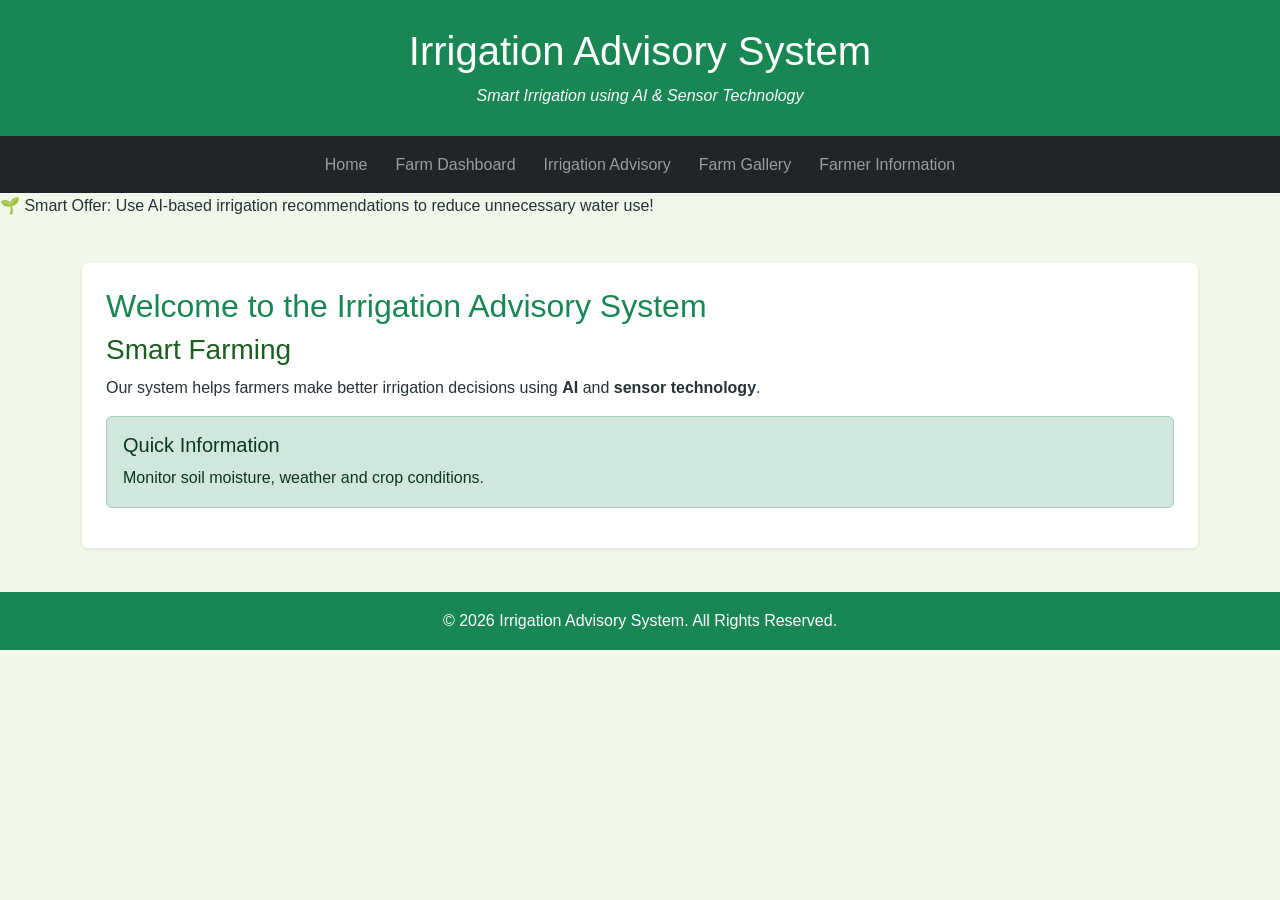
<file: index.html>
<!DOCTYPE html>
<html lang="en">
<head>
    <meta charset="UTF-8">
    <meta name="viewport" content="width=device-width, initial-scale=1.0">
    <title>Irrigation Advisory System</title>

    <!-- TASK 1: BOOTSTRAP FOR CSS -->
    <link href="https://cdn.jsdelivr.net/npm/bootstrap@5.3.3/dist/css/bootstrap.min.css" rel="stylesheet">

    <!-- Task 3: External CSS -->
    <link rel="stylesheet" href="style.css">

    <!-- Task 2: Internal CSS -->
    <style>
        nav ul {
            list-style-type: none;
            padding: 0;
            margin: 0;
            text-align: center;
        }

        nav li {
            display: inline-block;
            margin: 0 6px;
        }

        nav a {
            display: inline-block;
            padding: 10px 16px;
            color: white;
            text-decoration: none;
            background-color: #2e7d32;
            border-radius: 6px;
        }

        nav a:hover {
            background-color: #66bb6a;
            color: #102a13;
            text-decoration: underline;
        }
    </style>
</head>

<body>
    <!-- Task 1: Bootstrap classes -->
    <header class="bg-success text-white text-center p-4 border border-success border-3">
        <div class="container">
            <h1 class="text-white">Irrigation Advisory System</h1>
            <p class="text-light mb-0">
                <i>Smart Irrigation using AI &amp; Sensor Technology</i>
            </p>
        </div>
    </header>

    <!-- Bootstrap Navbar -->
    <nav class="navbar navbar-expand-lg navbar-dark bg-dark">
        <div class="container-fluid justify-content-center">
            <ul class="navbar-nav">
                <li class="nav-item"><a class="nav-link" href="index.html">Home</a></li>
                <li class="nav-item"><a class="nav-link" href="farm-info.html">Farm Dashboard</a></li>
                <li class="nav-item"><a class="nav-link" href="exp8/index.html#/fields">Irrigation Advisory</a></li>
                <li class="nav-item"><a class="nav-link" href="gallery.html">Farm Gallery</a></li>
                <li class="nav-item"><a class="nav-link" href="registration.html">Farmer Information</a></li>
            </ul>
        </div>
    </nav>

    <!-- Task 10: CSS Effects -->
    <div class="offer-box">
        🌱 Smart Offer: Use AI-based irrigation recommendations to reduce unnecessary water use!
    </div>

    <main class="container my-4">
        <div class="row g-4">
            <div class="col-12">
                <section class="bg-white p-4 rounded shadow-sm">
                    <h2 class="text-success">Welcome to the Irrigation Advisory System</h2>

                    <article>
                        <h3>Smart Farming</h3>
                        <p>
                            Our system helps farmers make better irrigation decisions using
                            <b>AI</b> and <b>sensor technology</b>.
                        </p>
                    </article>

                    <aside class="alert alert-success">
                        <h3 class="h5">Quick Information</h3>
                        <p class="mb-0">
                            Monitor soil moisture, weather and crop conditions.
                        </p>
                    </aside>
                </section>
            </div>
        </div>
    </main>

    <footer class="bg-success text-white text-center p-3 mt-4">
        <p class="mb-0">&copy; 2026 Irrigation Advisory System. All Rights Reserved.</p>
    </footer>

    <!-- Bootstrap JS Bundle -->
    <script src="https://cdn.jsdelivr.net/npm/bootstrap@5.3.3/dist/js/bootstrap.bundle.min.js"></script>
</body>
</html>
</file>
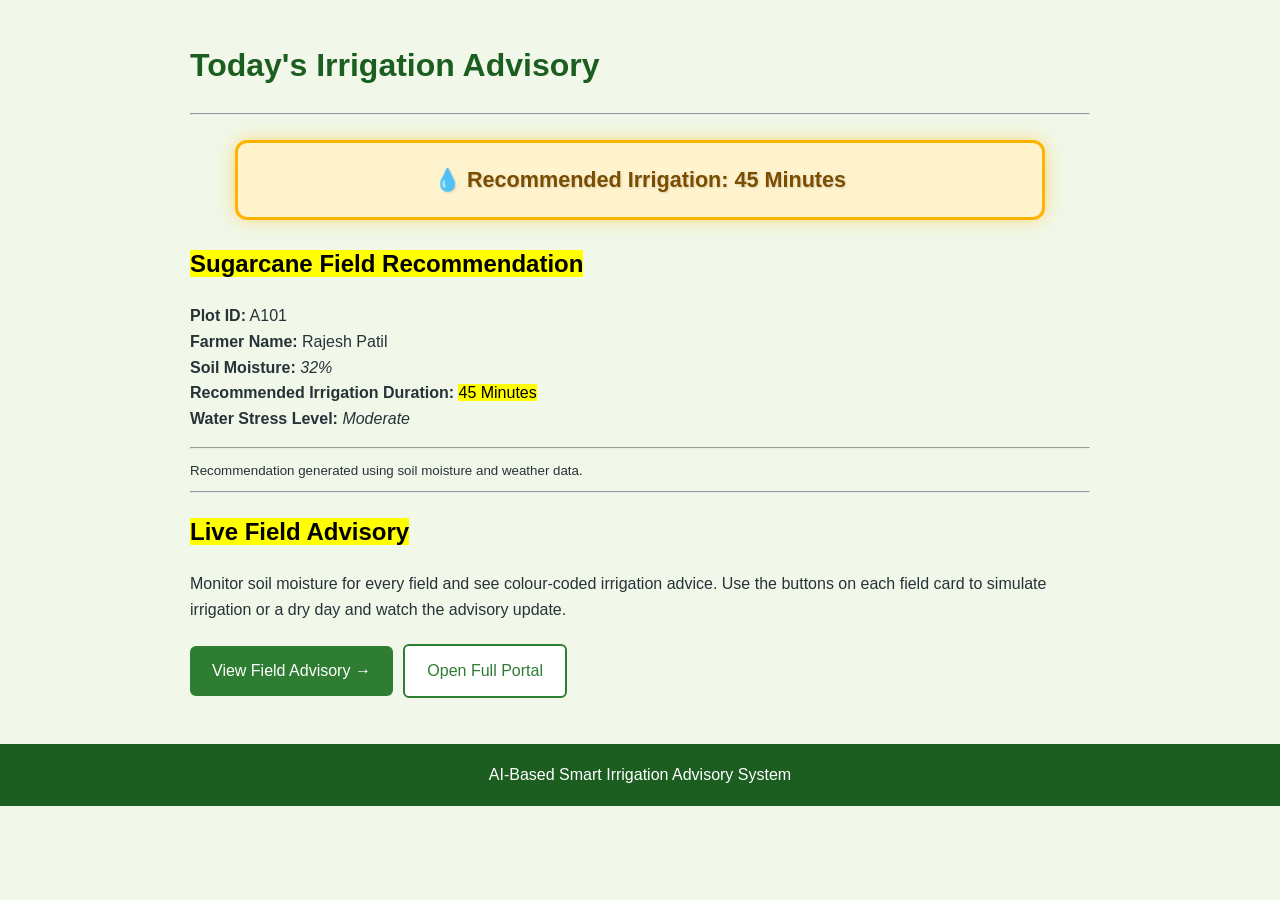
<file: advisory.html>
<!DOCTYPE html>
<html lang="en">
<head>
    <meta charset="UTF-8">
    <meta name="viewport" content="width=device-width, initial-scale=1.0">
    <title>Irrigation Advisory</title>
    <link rel="stylesheet" href="style.css">
    <link rel="stylesheet" href="effects.css">
    <style>
        .portal-btn {
            display: inline-block;
            padding: 12px 22px;
            margin: 6px 6px 6px 0;
            background: #2e7d32;
            color: #fff;
            text-decoration: none;
            border-radius: 6px;
        }
        .portal-btn:hover {
            background: #66bb6a;
            color: #102a13;
        }
        .portal-btn.secondary {
            background: #fff;
            color: #2e7d32;
            border: 2px solid #2e7d32;
        }
    </style>
</head>
<body>
    <main class="page-content" style="width:min(900px,92%); margin:40px auto;">
        <h1>Today's Irrigation Advisory</h1>
        <hr>

        <div class="offer-box">
            💧 Recommended Irrigation: 45 Minutes
        </div>

        <h2><mark>Sugarcane Field Recommendation</mark></h2>
        <p>
            <strong>Plot ID:</strong> A101<br>
            <strong>Farmer Name:</strong> Rajesh Patil<br>
            <strong>Soil Moisture:</strong> <em>32%</em><br>
            <strong>Recommended Irrigation Duration:</strong>
            <mark>45 Minutes</mark><br>
            <strong>Water Stress Level:</strong> <em>Moderate</em>
        </p>
        <hr>
        <small>Recommendation generated using soil moisture and weather data.</small>

        <!-- Experiment 8: React Field Monitoring Portal -->
        <hr>
        <h2><mark>Live Field Advisory</mark></h2>
        <p>
            Monitor soil moisture for every field and see colour-coded irrigation
            advice. Use the buttons on each field card to simulate irrigation or a
            dry day and watch the advisory update.
        </p>
        <p>
            <a href="exp8/index.html#/fields" class="portal-btn">View Field Advisory →</a>
            <a href="exp8/index.html" class="portal-btn secondary">Open Full Portal</a>
        </p>
    </main>
    <footer>AI-Based Smart Irrigation Advisory System</footer>
</body>
</html>
</file>
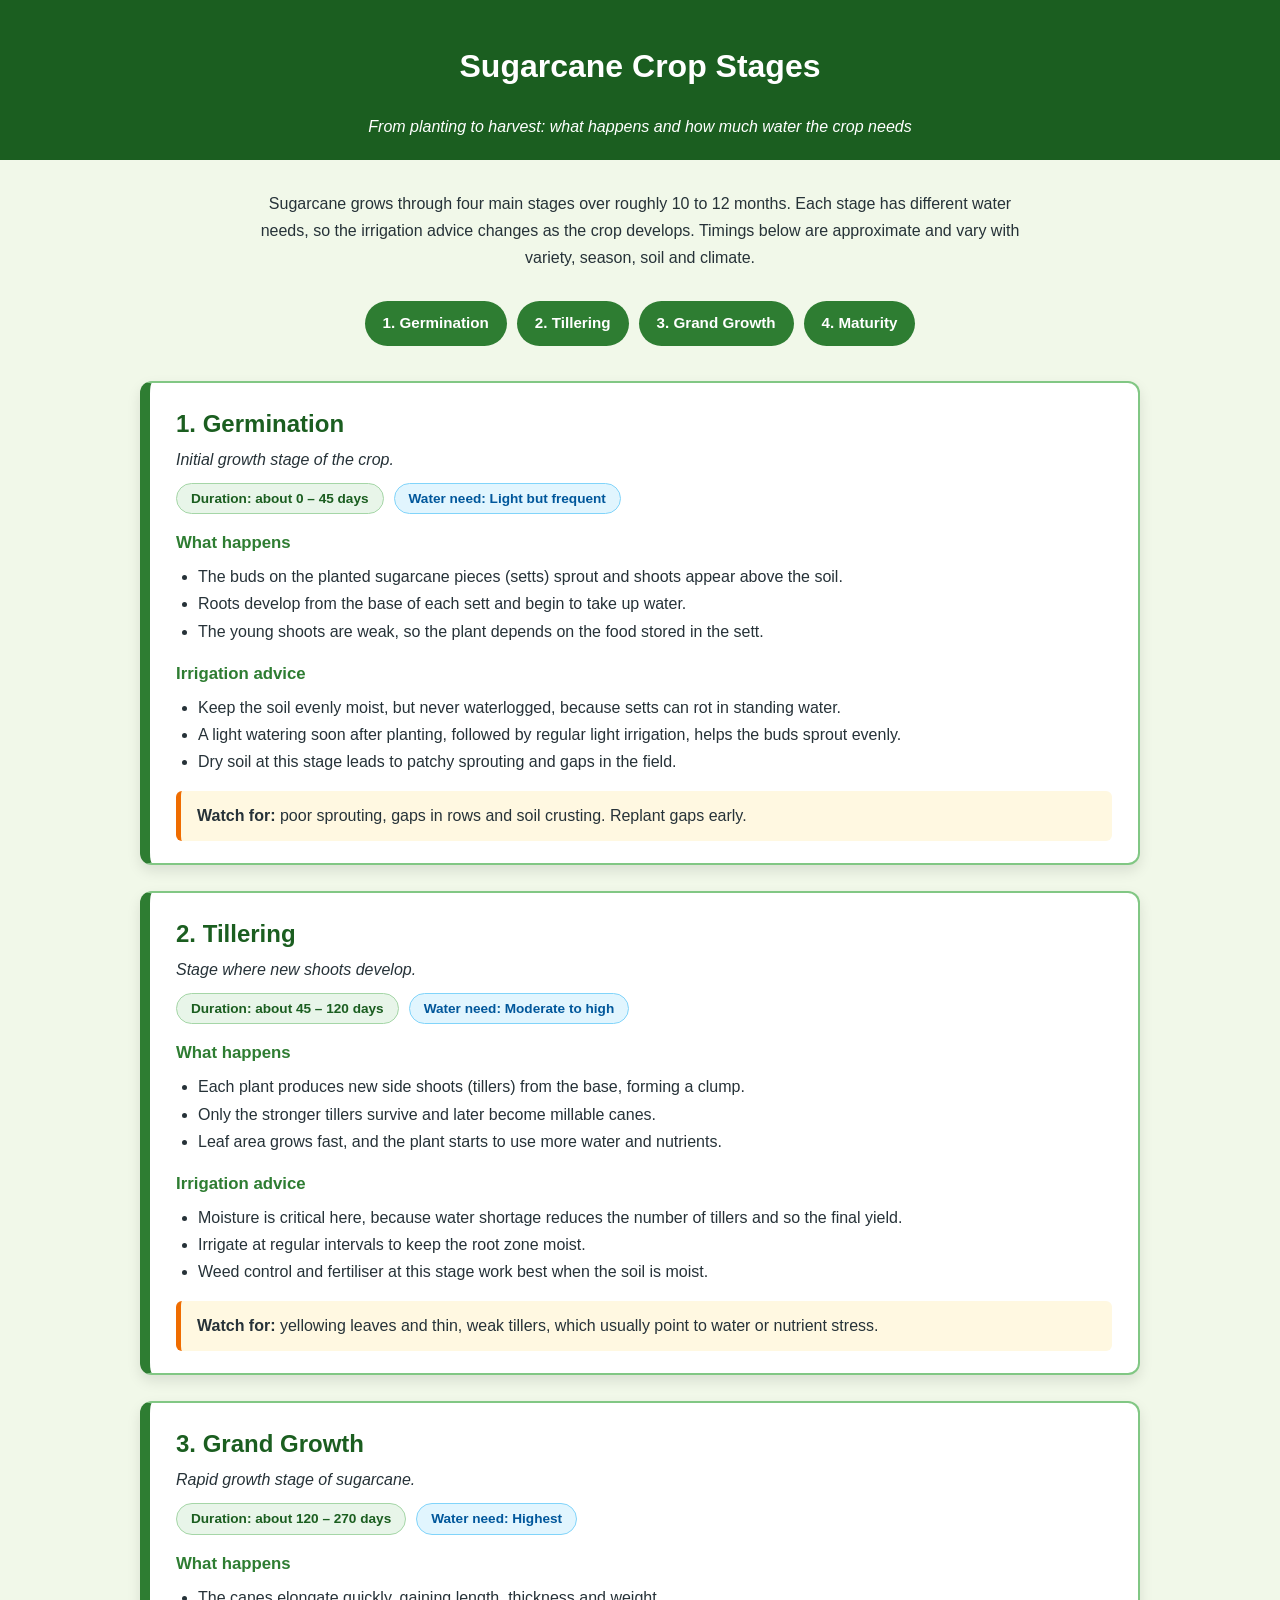
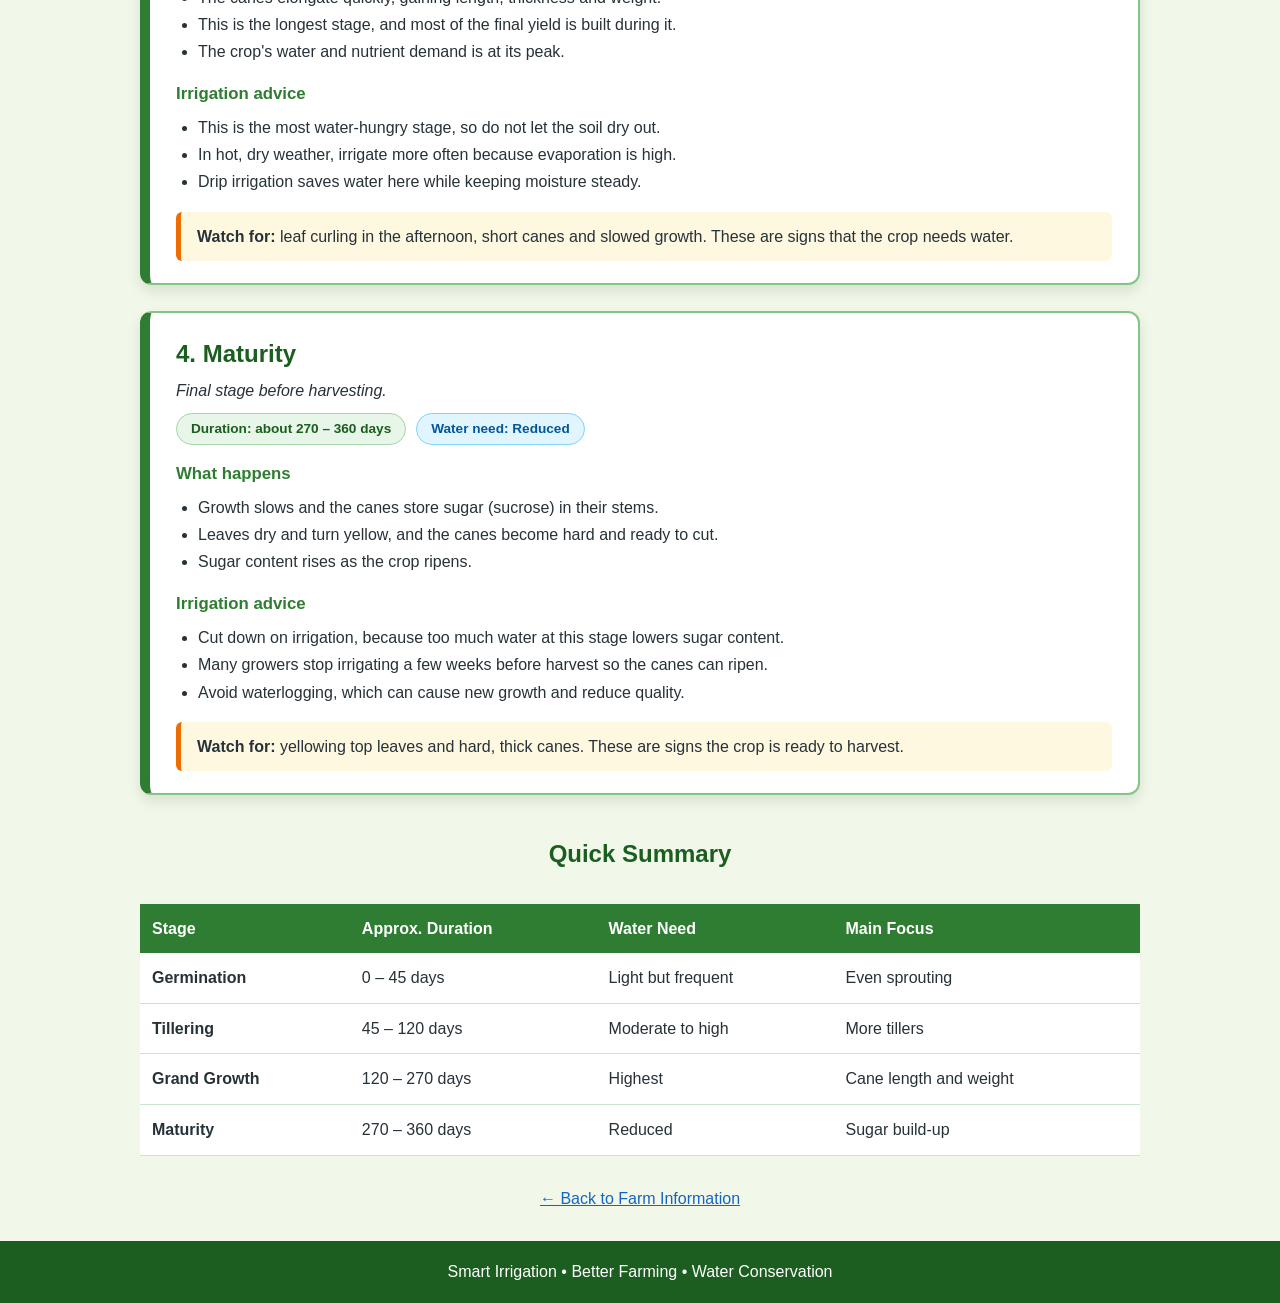
<file: crop_stages.html>
<!DOCTYPE html>
<html lang="en">
<head>
    <meta charset="UTF-8">
    <meta name="viewport" content="width=device-width, initial-scale=1.0">
    <title>Sugarcane Crop Stages</title>
    <link rel="stylesheet" href="style.css">

    <style>
        .stages-wrap {
            width: min(1000px, 94%);
            margin: 30px auto;
        }
        .intro {
            text-align: center;
            max-width: 760px;
            margin: 0 auto 30px;
            line-height: 1.7;
        }

        /* Timeline summary */
        .timeline {
            display: flex;
            flex-wrap: wrap;
            gap: 10px;
            justify-content: center;
            margin-bottom: 35px;
        }
        .timeline a {
            background: #2e7d32;
            color: #fff;
            text-decoration: none;
            padding: 10px 18px;
            border-radius: 25px;
            font-weight: 600;
            font-size: 0.95rem;
        }
        .timeline a:hover {
            background: #66bb6a;
            color: #102a13;
        }

        /* Stage cards */
        .stage-card {
            background: #fff;
            border: 2px solid #81c784;
            border-left: 10px solid #2e7d32;
            border-radius: 12px;
            padding: 22px 26px;
            margin-bottom: 26px;
            box-shadow: 0 6px 14px rgba(0, 0, 0, 0.10);
        }
        .stage-card h2 {
            margin: 0 0 4px;
            color: #1b5e20;
        }
        .stage-meta {
            display: flex;
            flex-wrap: wrap;
            gap: 10px;
            margin: 10px 0 14px;
        }
        .badge {
            background: #e8f5e9;
            color: #1b5e20;
            border: 1px solid #a5d6a7;
            border-radius: 20px;
            padding: 4px 14px;
            font-size: 0.85rem;
            font-weight: 600;
        }
        .badge.water {
            background: #e1f5fe;
            color: #01579b;
            border-color: #81d4fa;
        }
        .stage-card h3 {
            margin: 16px 0 6px;
            font-size: 1.05rem;
            color: #2e7d32;
        }
        .stage-card ul {
            margin: 0;
            padding-left: 22px;
            line-height: 1.7;
        }
        .tip {
            margin-top: 16px;
            padding: 12px 16px;
            background: #fff8e1;
            border-left: 5px solid #ef6c00;
            border-radius: 6px;
        }

        /* Summary table */
        .summary-table {
            width: 100%;
            border-collapse: collapse;
            background: #fff;
            margin-top: 10px;
            box-shadow: 0 4px 10px rgba(0, 0, 0, 0.08);
        }
        .summary-table th {
            background: #2e7d32;
            color: #fff;
            padding: 12px;
            text-align: left;
        }
        .summary-table td {
            padding: 12px;
            border-bottom: 1px solid #c8e6c9;
        }
        .table-scroll { overflow-x: auto; }
        .back-link { text-align: center; margin: 30px 0 10px; }
    </style>
</head>
<body>
    <header style="background-color:#1b5e20; color:white; padding:20px; text-align:center;">
        <h1 style="color:white;">Sugarcane Crop Stages</h1>
        <p style="margin:6px 0 0;"><i>From planting to harvest: what happens and how much water the crop needs</i></p>
    </header>

    <main class="stages-wrap">
        <p class="intro">
            Sugarcane grows through four main stages over roughly 10 to 12 months.
            Each stage has different water needs, so the irrigation advice changes as the
            crop develops. Timings below are approximate and vary with variety, season,
            soil and climate.
        </p>

        <nav class="timeline">
            <a href="#germination">1. Germination</a>
            <a href="#tillering">2. Tillering</a>
            <a href="#grand-growth">3. Grand Growth</a>
            <a href="#maturity">4. Maturity</a>
        </nav>

        <!-- STAGE 1 -->
        <section class="stage-card" id="germination">
            <h2>1. Germination</h2>
            <i>Initial growth stage of the crop.</i>
            <div class="stage-meta">
                <span class="badge">Duration: about 0 – 45 days</span>
                <span class="badge water">Water need: Light but frequent</span>
            </div>

            <h3>What happens</h3>
            <ul>
                <li>The buds on the planted sugarcane pieces (setts) sprout and shoots appear above the soil.</li>
                <li>Roots develop from the base of each sett and begin to take up water.</li>
                <li>The young shoots are weak, so the plant depends on the food stored in the sett.</li>
            </ul>

            <h3>Irrigation advice</h3>
            <ul>
                <li>Keep the soil evenly moist, but never waterlogged, because setts can rot in standing water.</li>
                <li>A light watering soon after planting, followed by regular light irrigation, helps the buds sprout evenly.</li>
                <li>Dry soil at this stage leads to patchy sprouting and gaps in the field.</li>
            </ul>

            <div class="tip"><b>Watch for:</b> poor sprouting, gaps in rows and soil crusting. Replant gaps early.</div>
        </section>

        <!-- STAGE 2 -->
        <section class="stage-card" id="tillering">
            <h2>2. Tillering</h2>
            <i>Stage where new shoots develop.</i>
            <div class="stage-meta">
                <span class="badge">Duration: about 45 – 120 days</span>
                <span class="badge water">Water need: Moderate to high</span>
            </div>

            <h3>What happens</h3>
            <ul>
                <li>Each plant produces new side shoots (tillers) from the base, forming a clump.</li>
                <li>Only the stronger tillers survive and later become millable canes.</li>
                <li>Leaf area grows fast, and the plant starts to use more water and nutrients.</li>
            </ul>

            <h3>Irrigation advice</h3>
            <ul>
                <li>Moisture is critical here, because water shortage reduces the number of tillers and so the final yield.</li>
                <li>Irrigate at regular intervals to keep the root zone moist.</li>
                <li>Weed control and fertiliser at this stage work best when the soil is moist.</li>
            </ul>

            <div class="tip"><b>Watch for:</b> yellowing leaves and thin, weak tillers, which usually point to water or nutrient stress.</div>
        </section>

        <!-- STAGE 3 -->
        <section class="stage-card" id="grand-growth">
            <h2>3. Grand Growth</h2>
            <i>Rapid growth stage of sugarcane.</i>
            <div class="stage-meta">
                <span class="badge">Duration: about 120 – 270 days</span>
                <span class="badge water">Water need: Highest</span>
            </div>

            <h3>What happens</h3>
            <ul>
                <li>The canes elongate quickly, gaining length, thickness and weight.</li>
                <li>This is the longest stage, and most of the final yield is built during it.</li>
                <li>The crop's water and nutrient demand is at its peak.</li>
            </ul>

            <h3>Irrigation advice</h3>
            <ul>
                <li>This is the most water-hungry stage, so do not let the soil dry out.</li>
                <li>In hot, dry weather, irrigate more often because evaporation is high.</li>
                <li>Drip irrigation saves water here while keeping moisture steady.</li>
            </ul>

            <div class="tip"><b>Watch for:</b> leaf curling in the afternoon, short canes and slowed growth. These are signs that the crop needs water.</div>
        </section>

        <!-- STAGE 4 -->
        <section class="stage-card" id="maturity">
            <h2>4. Maturity</h2>
            <i>Final stage before harvesting.</i>
            <div class="stage-meta">
                <span class="badge">Duration: about 270 – 360 days</span>
                <span class="badge water">Water need: Reduced</span>
            </div>

            <h3>What happens</h3>
            <ul>
                <li>Growth slows and the canes store sugar (sucrose) in their stems.</li>
                <li>Leaves dry and turn yellow, and the canes become hard and ready to cut.</li>
                <li>Sugar content rises as the crop ripens.</li>
            </ul>

            <h3>Irrigation advice</h3>
            <ul>
                <li>Cut down on irrigation, because too much water at this stage lowers sugar content.</li>
                <li>Many growers stop irrigating a few weeks before harvest so the canes can ripen.</li>
                <li>Avoid waterlogging, which can cause new growth and reduce quality.</li>
            </ul>

            <div class="tip"><b>Watch for:</b> yellowing top leaves and hard, thick canes. These are signs the crop is ready to harvest.</div>
        </section>

        <!-- QUICK SUMMARY -->
        <h2 style="text-align:center; color:#1b5e20; margin-top:40px;">Quick Summary</h2>
        <div class="table-scroll">
            <table class="summary-table">
                <thead>
                    <tr>
                        <th>Stage</th>
                        <th>Approx. Duration</th>
                        <th>Water Need</th>
                        <th>Main Focus</th>
                    </tr>
                </thead>
                <tbody>
                    <tr><td><b>Germination</b></td><td>0 – 45 days</td><td>Light but frequent</td><td>Even sprouting</td></tr>
                    <tr><td><b>Tillering</b></td><td>45 – 120 days</td><td>Moderate to high</td><td>More tillers</td></tr>
                    <tr><td><b>Grand Growth</b></td><td>120 – 270 days</td><td>Highest</td><td>Cane length and weight</td></tr>
                    <tr><td><b>Maturity</b></td><td>270 – 360 days</td><td>Reduced</td><td>Sugar build-up</td></tr>
                </tbody>
            </table>
        </div>

        <p class="back-link"><a href="farm-info.html">← Back to Farm Information</a></p>
    </main>

    <footer>Smart Irrigation • Better Farming • Water Conservation</footer>
</body>
</html>
</file>
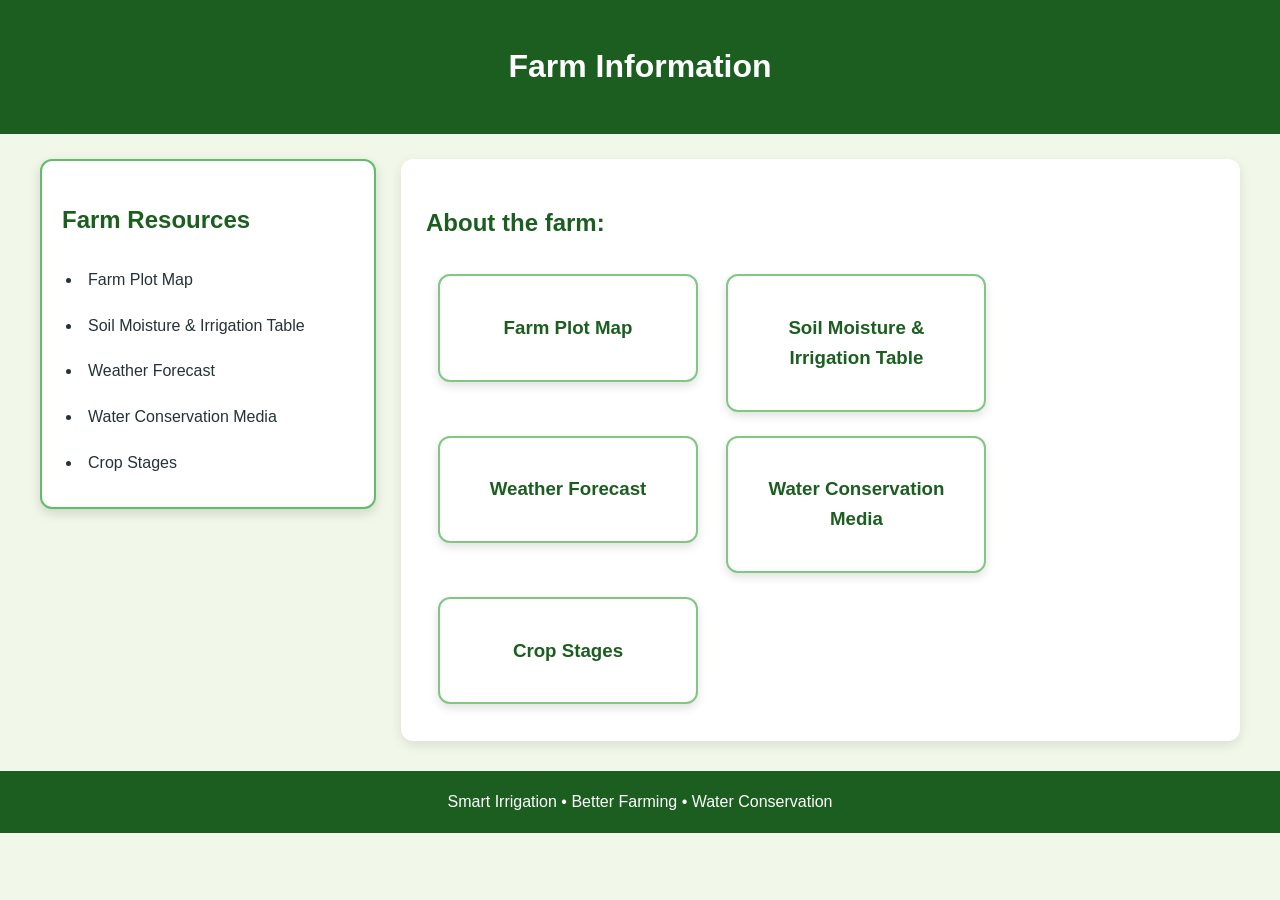
<file: farm-info.html>
<!DOCTYPE html>
<html lang="en">
<head>
    <meta charset="UTF-8">
    <meta name="viewport" content="width=device-width, initial-scale=1.0">
    <title>Farm Information</title>
    <link rel="stylesheet" href="style.css">
    <link rel="stylesheet" href="sidebar.css">
    <link rel="stylesheet" href="cards.css">
    <link rel="stylesheet" href="layout.css">

    <style>
        .info-card {
            position: relative;
            transition: transform 0.2s, box-shadow 0.2s;
        }
        .info-card:hover {
            transform: translateY(-4px);
            box-shadow: 0 8px 18px rgba(0, 0, 0, 0.18);
            cursor: pointer;
        }
        .info-card .card-link {
            color: inherit;
            text-decoration: none;
        }
        /* stretches the link over the whole card */
        .info-card .card-link::after {
            content: "";
            position: absolute;
            inset: 0;
        }
    </style>
</head>
<body>
    <header style="background-color:#1b5e20; color:white; padding:20px; text-align:center;">
        <h1 style="color:white;">Farm Information</h1>
    </header>

    <div class="page-layout">
        <!-- Task 4: Sidebar -->
        <aside class="page-sidebar sidebar-card">
            <h2>Farm Resources</h2>
            <ul>
                <li>Farm Plot Map</li>
                <li>Soil Moisture &amp; Irrigation Table</li>
                <li>Weather Forecast</li>
                <li>Water Conservation Media</li>
                
                <li>Crop Stages</li>
            </ul>
        </aside>

        <!-- Task 5: Card Layout -->
        <main class="page-content">
            <h2>About the farm:</h2>

            <div class="info-card">
                <h3><a href="plot-map.html" class="card-link">Farm Plot Map</a></h3>
            </div>
            <div class="info-card">
                <h3><a href="irrigation-table.html" class="card-link">Soil Moisture &amp; Irrigation Table</a></h3>
            </div>
            <div class="info-card">
                <h3><a href="weather.html" class="card-link">Weather Forecast</a></h3>
            </div>
            <div class="info-card">
                <h3><a href="media.html" class="card-link">Water Conservation Media</a></h3>
            </div>
            
                        <div class="info-card">
                <h3><a href="crop_stages.html" class="card-link">Crop Stages</a></h3>
            </div>
        </main>
    </div>

    <footer>Smart Irrigation • Better Farming • Water Conservation</footer>
</body>
</html>
</file>
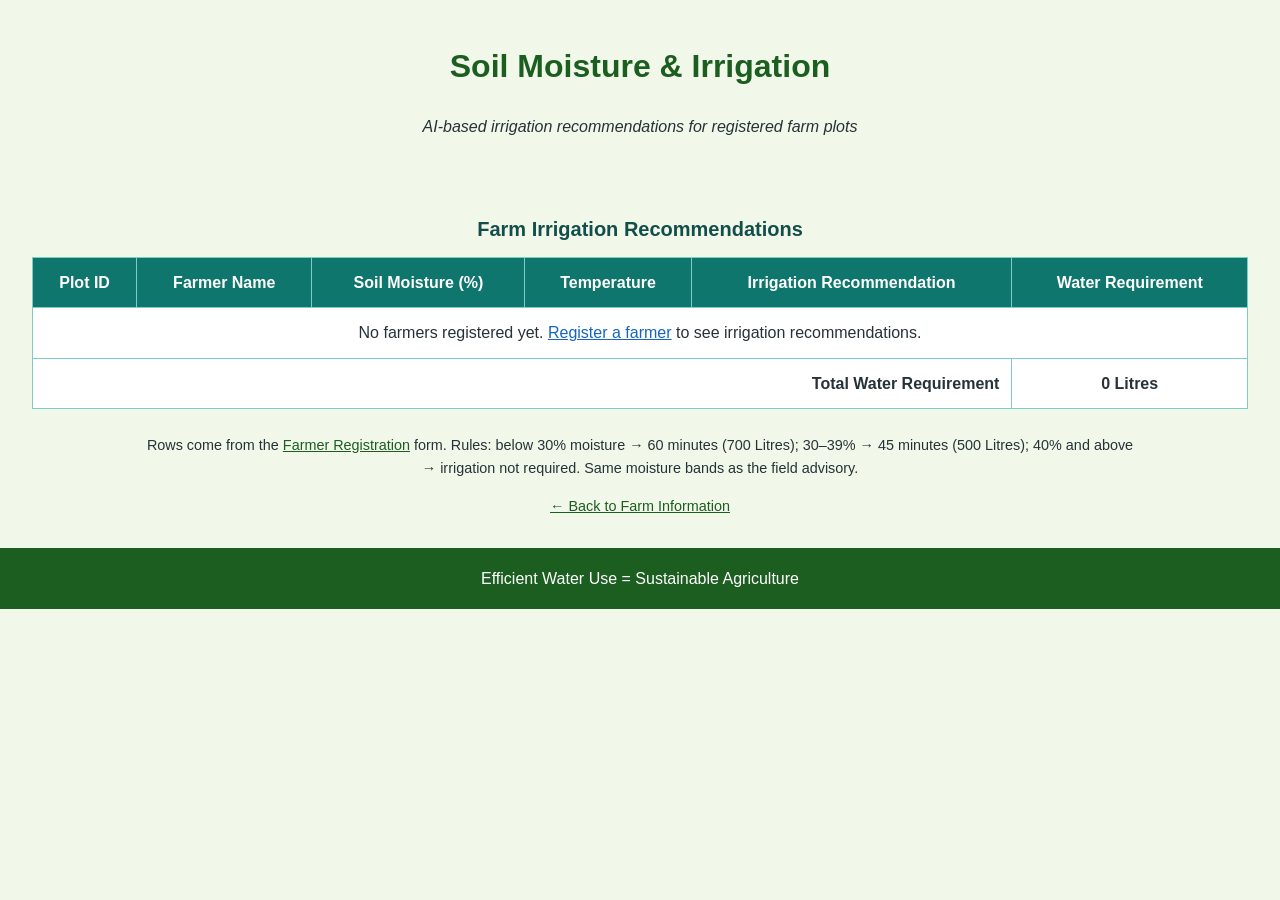
<file: irrigation-table.html>
<!DOCTYPE html>
<html lang="en">
<head>
    <meta charset="UTF-8">
    <meta name="viewport" content="width=device-width, initial-scale=1.0">
    <title>Irrigation Table</title>
    <link rel="stylesheet" href="style.css">
    <link rel="stylesheet" href="table.css">
    <style>
        .rec-urgent { color: #c62828; }
        .rec-needed { color: #ef6c00; }
        .rec-ok, .rec-wet { color: #2e7d32; }
        .table-note {
            width: min(1000px, 94%);
            margin: 14px auto;
            font-size: 0.9rem;
            text-align: center;
        }
        .table-note a { color: #1b5e20; }
    </style>
</head>
<body>
    <header style="text-align:center; padding:20px;">
        <h1>Soil Moisture &amp; Irrigation</h1>
        <p><i>AI-based irrigation recommendations for registered farm plots</i></p>
    </header>

    <table class="irrigation-table">
        <caption>Farm Irrigation Recommendations</caption>
        <thead>
            <tr>
                <th>Plot ID</th>
                <th>Farmer Name</th>
                <th>Soil Moisture (%)</th>
                <th>Temperature</th>
                <th>Irrigation Recommendation</th>
                <th>Water Requirement</th>
            </tr>
        </thead>
        <tbody id="irrigationBody">
            <!-- rows are generated from the registered farmers by the script below -->
        </tbody>
        <tfoot>
            <tr>
                <td colspan="5" style="text-align:right;"><b>Total Water Requirement</b></td>
                <td><b id="totalWater">0 Litres</b></td>
            </tr>
        </tfoot>
    </table>

    <p class="table-note">
        Rows come from the <a href="registration.html">Farmer Registration</a> form.
        Rules: below 30% moisture &rarr; 60 minutes (700 Litres); 30&ndash;39% &rarr; 45 minutes
        (500 Litres); 40% and above &rarr; irrigation not required.
        Same moisture bands as the field advisory.
    </p>
    <p class="table-note"><a href="farm-info.html">&larr; Back to Farm Information</a></p>

    <footer>Efficient Water Use = Sustainable Agriculture</footer>

    <script>
        // Same key that registration.html / validation.js saves to
        var STORAGE_KEY = "registeredFarmers";

        var body = document.getElementById("irrigationBody");
        var totalCell = document.getElementById("totalWater");

        function loadFarmers() {
            try {
                var saved = localStorage.getItem(STORAGE_KEY);
                var list = saved ? JSON.parse(saved) : [];
                return Array.isArray(list) ? list : [];
            } catch (e) {
                return [];
            }
        }

        // Recommendation rules (same moisture bands as the field advisory page)
        function getRecommendation(moisture) {
            if (moisture < 30)  return { litres: 700, text: "60 Minutes", level: "urgent" };
            if (moisture < 40)  return { litres: 500, text: "45 Minutes", level: "needed" };
            if (moisture <= 60) return { litres: 0, text: "Not required (monitor)", level: "ok" };
            return { litres: 0, text: "Not required (soil is wet)", level: "wet" };
        }

        function makeCell(text, bold, className) {
            var td = document.createElement("td");
            if (bold) {
                var b = document.createElement("b");
                b.textContent = text;
                td.appendChild(b);
            } else {
                td.textContent = text;
            }
            if (className) td.className = className;
            return td;
        }

        function render() {
            var farmers = loadFarmers();
            var total = 0;
            body.innerHTML = "";

            if (farmers.length === 0) {
                var emptyRow = document.createElement("tr");
                var emptyCell = document.createElement("td");
                emptyCell.colSpan = 6;
                emptyCell.style.textAlign = "center";
                emptyCell.innerHTML = 'No farmers registered yet. <a href="registration.html">Register a farmer</a> to see irrigation recommendations.';
                emptyRow.appendChild(emptyCell);
                body.appendChild(emptyRow);
                totalCell.textContent = "0 Litres";
                return;
            }

            // Group rows with the same Plot ID so the Plot ID cell can use rowspan
            var groups = new Map();
            farmers.forEach(function (farmer) {
                var key = String(farmer.plot).trim().toLowerCase();
                if (!groups.has(key)) groups.set(key, []);
                groups.get(key).push(farmer);
            });

            groups.forEach(function (group) {
                group.forEach(function (farmer, i) {
                    var moisture = Number(farmer.moisture);
                    var rec = getRecommendation(moisture);
                    total += rec.litres;

                    var row = document.createElement("tr");

                    if (i === 0) {
                        var plotCell = makeCell(farmer.plot, false);
                        plotCell.rowSpan = group.length;
                        row.appendChild(plotCell);
                    }

                    var hasTemp = farmer.temperature !== undefined &&
                                  farmer.temperature !== null && farmer.temperature !== "";

                    row.appendChild(makeCell(farmer.name, false));
                    row.appendChild(makeCell(moisture + "%", true));
                    row.appendChild(makeCell(hasTemp ? farmer.temperature + " \u00B0C" : "\u2014", false));
                    row.appendChild(makeCell(rec.text, true, "rec-" + rec.level));
                    row.appendChild(makeCell(rec.litres + " Litres", false));

                    body.appendChild(row);
                });
            });

            totalCell.textContent = total + " Litres";
        }

        render();

        // Refresh if registrations change in another tab
        window.addEventListener("storage", render);
    </script>
</body>
</html>
</file>
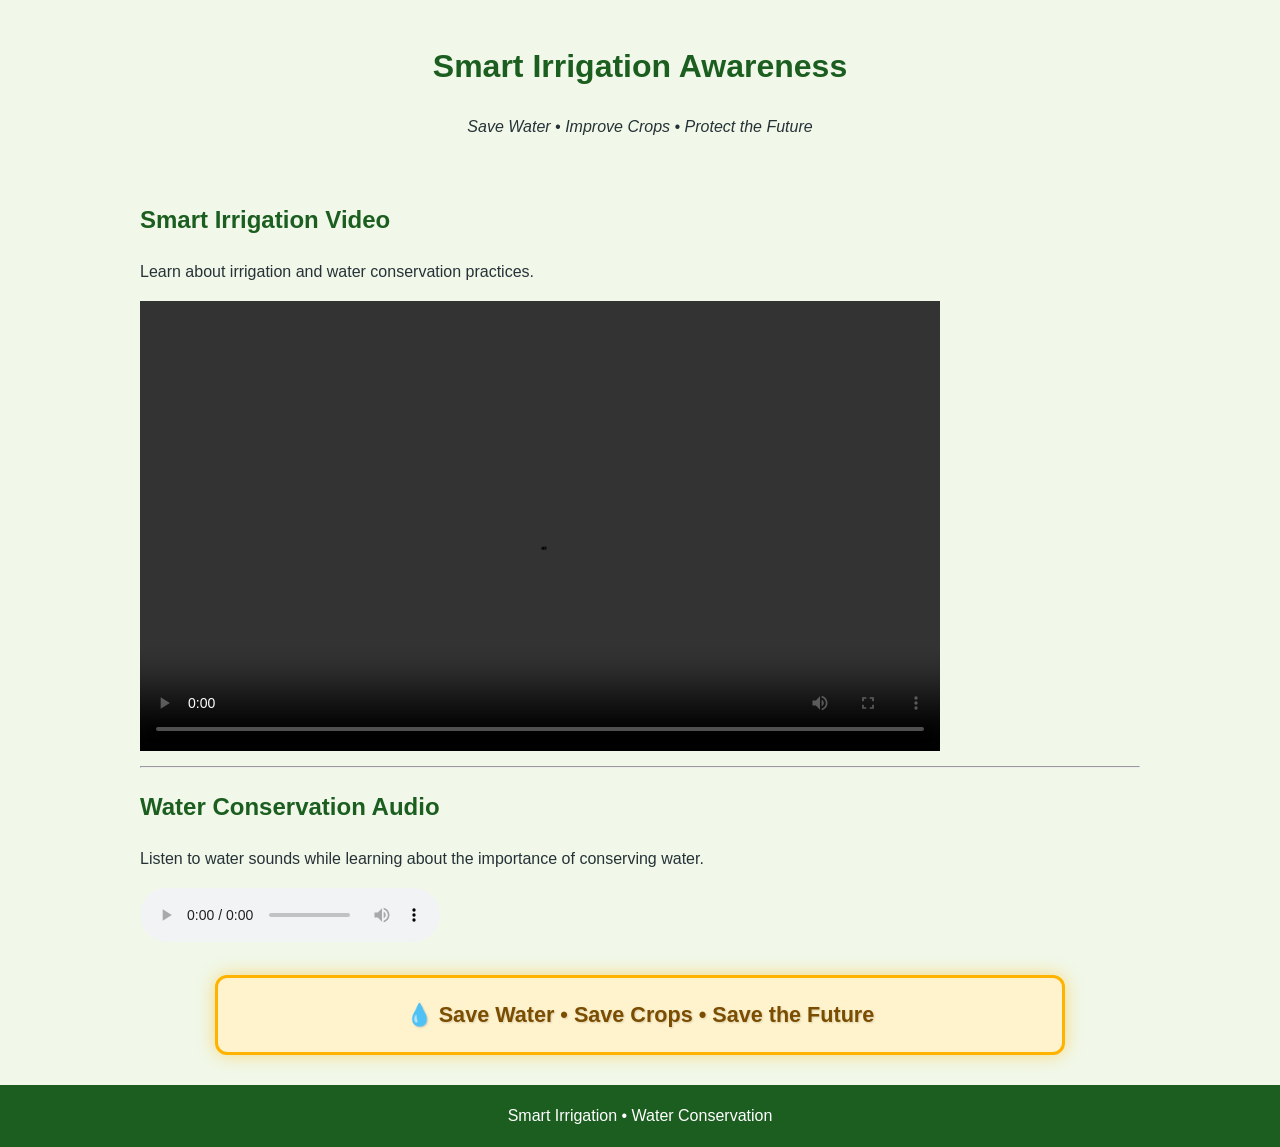
<file: media.html>
<!DOCTYPE html>
<html lang="en">
<head>
    <meta charset="UTF-8">
    <meta name="viewport" content="width=device-width, initial-scale=1.0">
    <title>Smart Irrigation Awareness</title>
    <link rel="stylesheet" href="style.css">
    <link rel="stylesheet" href="effects.css">
</head>
<body>
    <script>
        alert("Welcome to the Irrigation Advisory System");
    </script>

    <header style="text-align:center; padding:20px;">
        <h1>Smart Irrigation Awareness</h1>
        <p><i>Save Water • Improve Crops • Protect the Future</i></p>
    </header>

    <section class="page-content" style="width:min(1000px,94%); margin:25px auto;">
        <h2>Smart Irrigation Video</h2>
        <p>Learn about irrigation and water conservation practices.</p>

        <video width="800" height="450" controls autoplay loop style="max-width:100%;">
            <source src="https://commons.wikimedia.org/wiki/Special:Redirect/file/20200728-NRCS-LSC-9001-Pivot_Irrigation.webm"
                    type="video/webm">
            Your browser does not support the video element.
        </video>

        <hr>

        <h2>Water Conservation Audio</h2>
        <p>Listen to water sounds while learning about the importance of conserving water.</p>

        <audio controls autoplay loop>
            <source src="https://commons.wikimedia.org/wiki/Special:Redirect/file/Water_sound_02.ogg"
                    type="audio/ogg">
            Your browser does not support the audio element.
        </audio>

        <div class="offer-box">
            💧 Save Water • Save Crops • Save the Future
        </div>
    </section>

    <footer>Smart Irrigation • Water Conservation</footer>
</body>
</html>
</file>
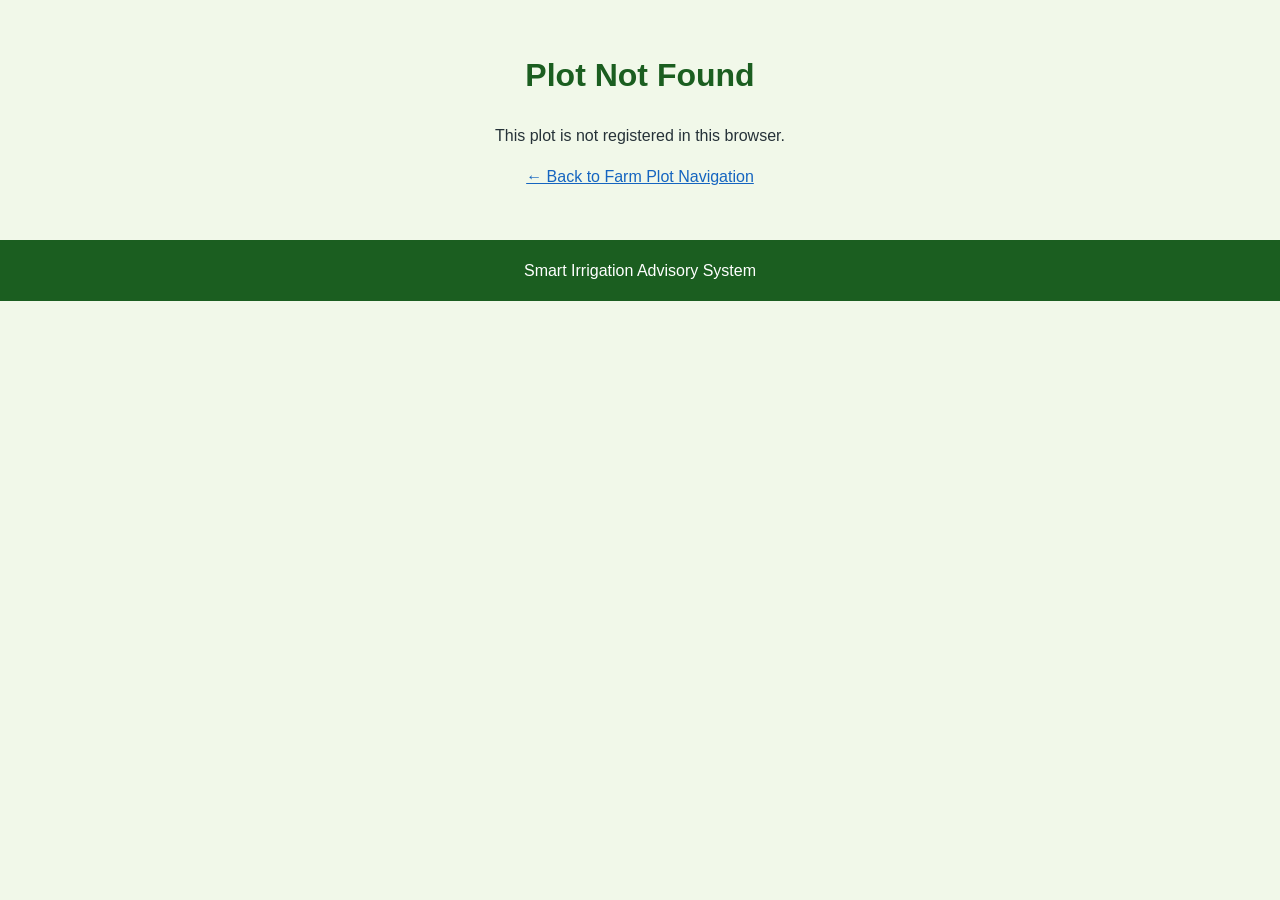
<file: plot-details.html>
<!DOCTYPE html>
<html lang="en">
<head>
    <meta charset="UTF-8">
    <meta name="viewport" content="width=device-width, initial-scale=1.0">
    <title>Plot Details</title>
    <link rel="stylesheet" href="style.css">

    <style>
        .status-heading { margin-bottom: 6px; }
        .status-urgent   { color: #c62828; }
        .status-moderate { color: #ef6c00; }
        .status-healthy  { color: #1b5e20; }
        .status-wet      { color: #0277bd; }

        .plot-photo-large {
            display: block;
            width: 100%;
            max-height: 340px;
            object-fit: cover;
            border-radius: 12px;
            border: 2px solid #81c784;
            margin: 18px auto;
            box-shadow: 0 6px 14px rgba(0, 0, 0, 0.12);
        }
        .detail-card {
            background: #fff;
            border: 2px solid #81c784;
            border-radius: 12px;
            padding: 8px 20px;
            margin: 20px 0;
            text-align: left;
        }
        .detail-row {
            display: flex;
            justify-content: space-between;
            gap: 16px;
            padding: 10px 0;
            border-bottom: 1px solid #e0f2e1;
        }
        .detail-row:last-child { border-bottom: none; }
        .detail-row span:first-child { color: #546e7a; font-weight: 600; }
        .advice-box {
            padding: 14px 18px;
            border-radius: 8px;
            text-align: left;
            line-height: 1.6;
            border-left: 6px solid;
        }
        .advice-urgent   { background: #ffebee; border-color: #c62828; }
        .advice-moderate { background: #fff8e1; border-color: #ef6c00; }
        .advice-healthy  { background: #e8f5e9; border-color: #2e7d32; }
        .advice-wet      { background: #e1f5fe; border-color: #0277bd; }
        .links-row { margin-top: 24px; line-height: 2; }
    </style>
</head>
<body>
    <main id="content" class="page-content" style="width:min(700px,92%); margin:50px auto; text-align:center;"></main>
    <footer>Smart Irrigation Advisory System</footer>

    <script>
        var STORAGE_KEY = "registeredFarmers";
        var PHOTO_KEY = "farmPhotos";

        function loadFarmers() {
            try {
                var saved = localStorage.getItem(STORAGE_KEY);
                var list = saved ? JSON.parse(saved) : [];
                return Array.isArray(list) ? list : [];
            } catch (e) { return []; }
        }

        function loadPhotos() {
            try {
                var saved = localStorage.getItem(PHOTO_KEY);
                var obj = saved ? JSON.parse(saved) : {};
                return (obj && typeof obj === "object" && !Array.isArray(obj)) ? obj : {};
            } catch (e) { return {}; }
        }

        // Status heading and advice from the soil moisture (same bands as the advisory page)
        function getStatus(moisture) {
            if (moisture < 30) return {
                label: "Needs Irrigation", level: "urgent",
                advice: "Irrigate now: the soil is very dry. Recommended irrigation: 60 minutes (about 700 Litres)."
            };
            if (moisture < 40) return {
                label: "Needs Irrigation", level: "urgent",
                advice: "Irrigate now: the soil is dry. Recommended irrigation: 45 minutes (about 500 Litres)."
            };
            if (moisture < 50) return {
                label: "Moderate Moisture", level: "moderate",
                advice: "Moisture is adequate but getting lower. No irrigation needed yet. Keep monitoring and plan the next irrigation soon."
            };
            if (moisture <= 60) return {
                label: "Healthy Crop", level: "healthy",
                advice: "Moisture is adequate. No irrigation needed. Continue monitoring."
            };
            return {
                label: "Soil Is Wet", level: "wet",
                advice: "No irrigation needed: the soil is wet. Avoid watering and check drainage to prevent waterlogging."
            };
        }

        function el(tag, text, className) {
            var node = document.createElement(tag);
            if (text !== undefined) node.textContent = text;
            if (className) node.className = className;
            return node;
        }

        function addRow(card, label, value) {
            var row = el("div", undefined, "detail-row");
            row.appendChild(el("span", label));
            row.appendChild(el("span", value));
            card.appendChild(row);
        }

        function showNotFound(content) {
            document.title = "Plot Not Found";
            content.appendChild(el("h1", "Plot Not Found"));
            content.appendChild(el("p", "This plot is not registered in this browser."));
            var link = el("a", "\u2190 Back to Farm Plot Navigation");
            link.href = "plot-map.html";
            var p = el("p");
            p.appendChild(link);
            content.appendChild(p);
        }

        function render() {
            var content = document.getElementById("content");
            var id = new URLSearchParams(window.location.search).get("id");
            var farmer = null;
            loadFarmers().forEach(function (f) {
                if (id !== null && String(f.id) === id) farmer = f;
            });

            if (!farmer) { showNotFound(content); return; }

            var moisture = Number(farmer.moisture);
            var status = getStatus(moisture);
            document.title = "Plot " + farmer.plot + " Details";

            content.appendChild(el("h1", "Plot " + farmer.plot + " Details"));
            content.appendChild(el("h2", status.label, "status-heading status-" + status.level));

            var p = el("p", "Current soil moisture: ");
            p.appendChild(el("b", moisture + "%"));
            content.appendChild(p);

            var photo = loadPhotos()[farmer.id];
            if (typeof photo === "string" && photo.indexOf("data:image/") === 0) {
                var img = el("img", undefined, "plot-photo-large");
                img.src = photo;
                img.alt = "Farm photo of plot " + farmer.plot;
                content.appendChild(img);
            }

            var hasTemp = farmer.temperature !== undefined &&
                          farmer.temperature !== null && farmer.temperature !== "";

            var card = el("div", undefined, "detail-card");
            addRow(card, "Farmer", farmer.name);
            addRow(card, "Village", farmer.village);
            addRow(card, "Crop Stage", farmer.stage);
            addRow(card, "Soil Type", farmer.soil);
            addRow(card, "Temperature", hasTemp ? farmer.temperature + " \u00B0C" : "Not recorded");
            addRow(card, "Irrigation Method", farmer.irrigation);
            addRow(card, "Registered On", farmer.date);
            content.appendChild(card);

            var advice = el("div", undefined, "advice-box advice-" + status.level);
            var strong = el("b", "Advisory: ");
            advice.appendChild(strong);
            advice.appendChild(document.createTextNode(status.advice));
            content.appendChild(advice);

            var links = el("p", undefined, "links-row");
            var back = el("a", "\u2190 Back to Farm Plot Navigation");
            back.href = "plot-map.html";
            links.appendChild(back);
            links.appendChild(document.createElement("br"));
            var adv = el("a", "View in Irrigation Advisory \u2192");
            adv.href = "exp8/index.html#/fields";
            links.appendChild(adv);
            content.appendChild(links);
        }

        render();
    </script>
</body>
</html>
</file>
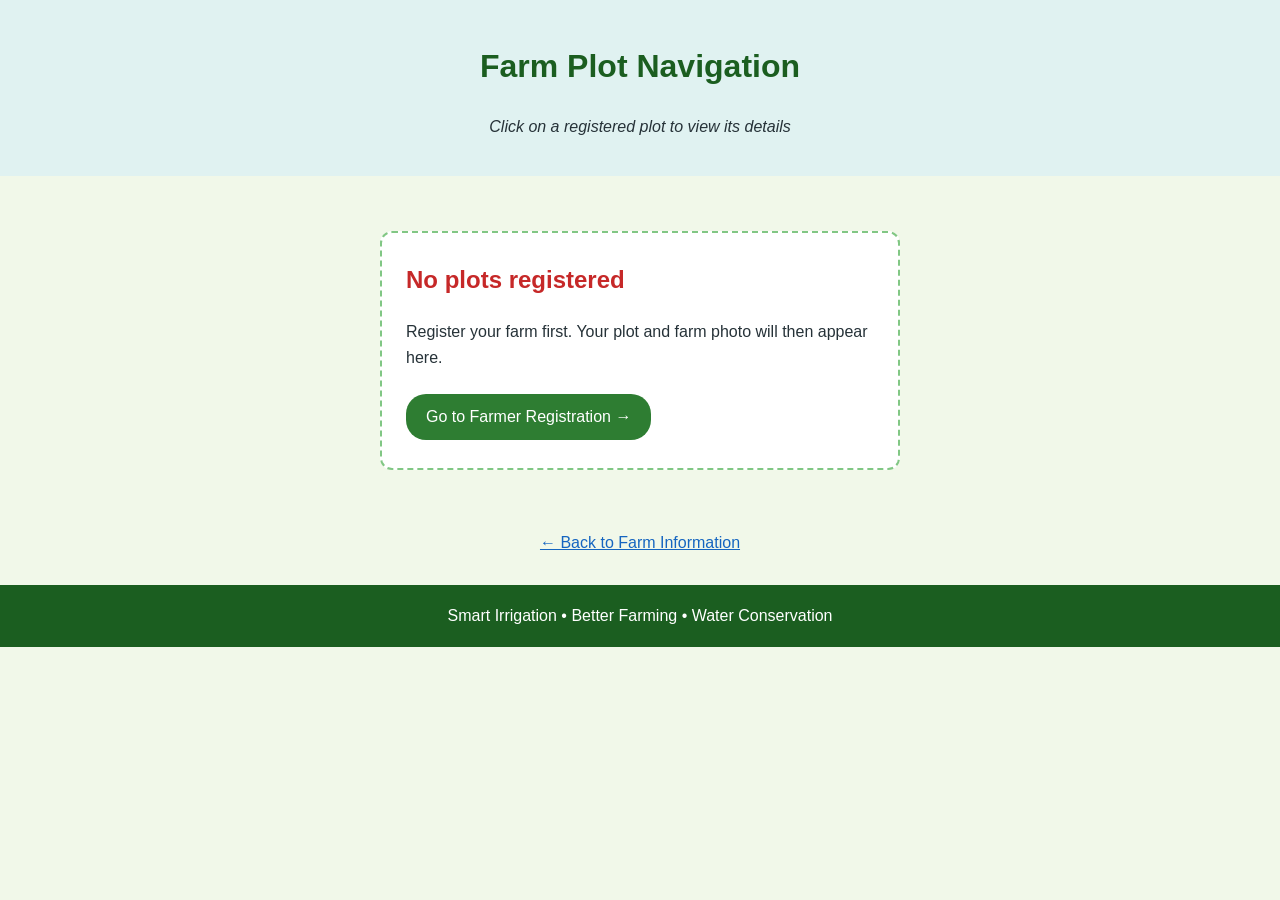
<file: plot-map.html>
<!DOCTYPE html>
<html lang="en">
<head>
    <meta charset="UTF-8">
    <meta name="viewport" content="width=device-width, initial-scale=1.0">
    <title>Farm Plot Navigation</title>
    <link rel="stylesheet" href="style.css">

    <style>
        .plot-grid {
            display: grid;
            grid-template-columns: repeat(auto-fill, minmax(260px, 1fr));
            gap: 22px;
            margin-top: 25px;
            text-align: left;
        }
        .plot-card {
            display: block;
            background: #fff;
            border: 2px solid #81c784;
            border-radius: 12px;
            overflow: hidden;
            text-decoration: none;
            color: #263238;
            box-shadow: 0 6px 14px rgba(0, 0, 0, 0.10);
            transition: transform 0.2s, box-shadow 0.2s;
        }
        .plot-card:hover {
            transform: translateY(-4px);
            box-shadow: 0 10px 20px rgba(0, 0, 0, 0.18);
        }
        .plot-photo {
            width: 100%;
            height: 180px;
            background: #e8f5e9;
            display: flex;
            align-items: center;
            justify-content: center;
            font-size: 3rem;
            overflow: hidden;
        }
        .plot-photo img {
            width: 100%;
            height: 100%;
            object-fit: cover;
            display: block;
        }
        .plot-info { padding: 14px 16px 16px; }
        .plot-info h3 { margin: 0 0 4px; color: #1b5e20; }
        .plot-info p { margin: 2px 0 10px; font-size: 0.92rem; color: #546e7a; }
        .status-pill {
            display: inline-block;
            padding: 4px 12px;
            border-radius: 20px;
            font-size: 0.85rem;
            font-weight: 600;
            color: #fff;
        }
        .lvl-urgent   { background: #c62828; }
        .lvl-moderate { background: #ef6c00; }
        .lvl-healthy  { background: #2e7d32; }
        .lvl-wet      { background: #0277bd; }
        .empty-box {
            margin: 30px auto;
            max-width: 520px;
            padding: 28px 24px;
            background: #fff;
            border: 2px dashed #81c784;
            border-radius: 12px;
            line-height: 1.6;
        }
        .empty-box h2 { color: #c62828; margin-top: 0; }
        .empty-box a.cta {
            display: inline-block;
            margin-top: 8px;
            padding: 10px 20px;
            background: #2e7d32;
            color: #fff;
            text-decoration: none;
            border-radius: 20px;
        }
        .empty-box a.cta:hover { background: #66bb6a; color: #102a13; }
    </style>
</head>
<body>
    <header style="text-align:center; padding:20px; background:#e0f2f1;">
        <h1>Farm Plot Navigation</h1>
        <p><i>Click on a registered plot to view its details</i></p>
    </header>

    <main class="page-content" style="width:min(1000px,94%); margin:25px auto; text-align:center;">
        <div id="plotGrid" class="plot-grid"></div>
        <p style="margin-top:30px;"><a href="farm-info.html">&larr; Back to Farm Information</a></p>
    </main>

    <footer>Smart Irrigation &bull; Better Farming &bull; Water Conservation</footer>

    <script>
        // Same keys that registration.html / validation.js saves to
        var STORAGE_KEY = "registeredFarmers";
        var PHOTO_KEY = "farmPhotos";

        function loadFarmers() {
            try {
                var saved = localStorage.getItem(STORAGE_KEY);
                var list = saved ? JSON.parse(saved) : [];
                return Array.isArray(list) ? list : [];
            } catch (e) { return []; }
        }

        function saveFarmers(list) {
            try { localStorage.setItem(STORAGE_KEY, JSON.stringify(list)); } catch (e) {}
        }

        function loadPhotos() {
            try {
                var saved = localStorage.getItem(PHOTO_KEY);
                var obj = saved ? JSON.parse(saved) : {};
                return (obj && typeof obj === "object" && !Array.isArray(obj)) ? obj : {};
            } catch (e) { return {}; }
        }

        // Status heading from the soil moisture (same bands as the advisory page)
        function getStatus(moisture) {
            if (moisture < 40)  return { label: "Needs Irrigation", level: "urgent" };
            if (moisture < 50)  return { label: "Moderate Moisture", level: "moderate" };
            if (moisture <= 60) return { label: "Healthy Crop", level: "healthy" };
            return { label: "Soil Is Wet", level: "wet" };
        }

        function render() {
            var grid = document.getElementById("plotGrid");
            var farmers = loadFarmers();
            var photos = loadPhotos();
            grid.innerHTML = "";

            if (farmers.length === 0) {
                var box = document.createElement("div");
                box.className = "empty-box";
                box.style.gridColumn = "1 / -1";
                box.innerHTML = '<h2>No plots registered</h2>' +
                    '<p>Register your farm first. Your plot and farm photo will then appear here.</p>' +
                    '<a class="cta" href="registration.html">Go to Farmer Registration &rarr;</a>';
                grid.appendChild(box);
                return;
            }

            // Older records may not have an id yet: give them one so each plot has its own link
            var changed = false;
            farmers.forEach(function (farmer, i) {
                if (!farmer.id) { farmer.id = Date.now() + i; changed = true; }
            });
            if (changed) saveFarmers(farmers);

            farmers.forEach(function (farmer) {
                var moisture = Number(farmer.moisture);
                var status = getStatus(moisture);

                var card = document.createElement("a");
                card.className = "plot-card";
                card.href = "plot-details.html?id=" + encodeURIComponent(farmer.id);

                var photoBox = document.createElement("div");
                photoBox.className = "plot-photo";
                var photo = photos[farmer.id];
                if (typeof photo === "string" && photo.indexOf("data:image/") === 0) {
                    var img = document.createElement("img");
                    img.src = photo;
                    img.alt = "Farm photo of plot " + farmer.plot;
                    photoBox.appendChild(img);
                } else {
                    photoBox.textContent = "\uD83C\uDF31"; // seedling placeholder
                    photoBox.title = "No photo uploaded";
                }
                card.appendChild(photoBox);

                var info = document.createElement("div");
                info.className = "plot-info";

                var title = document.createElement("h3");
                title.textContent = "Plot " + farmer.plot;
                info.appendChild(title);

                var who = document.createElement("p");
                who.textContent = farmer.name + " \u2022 " + farmer.village;
                info.appendChild(who);

                var pill = document.createElement("span");
                pill.className = "status-pill lvl-" + status.level;
                pill.textContent = status.label + " \u2022 " + moisture + "%";
                info.appendChild(pill);

                card.appendChild(info);
                grid.appendChild(card);
            });
        }

        render();
        window.addEventListener("storage", render);
    </script>
</body>
</html>
</file>
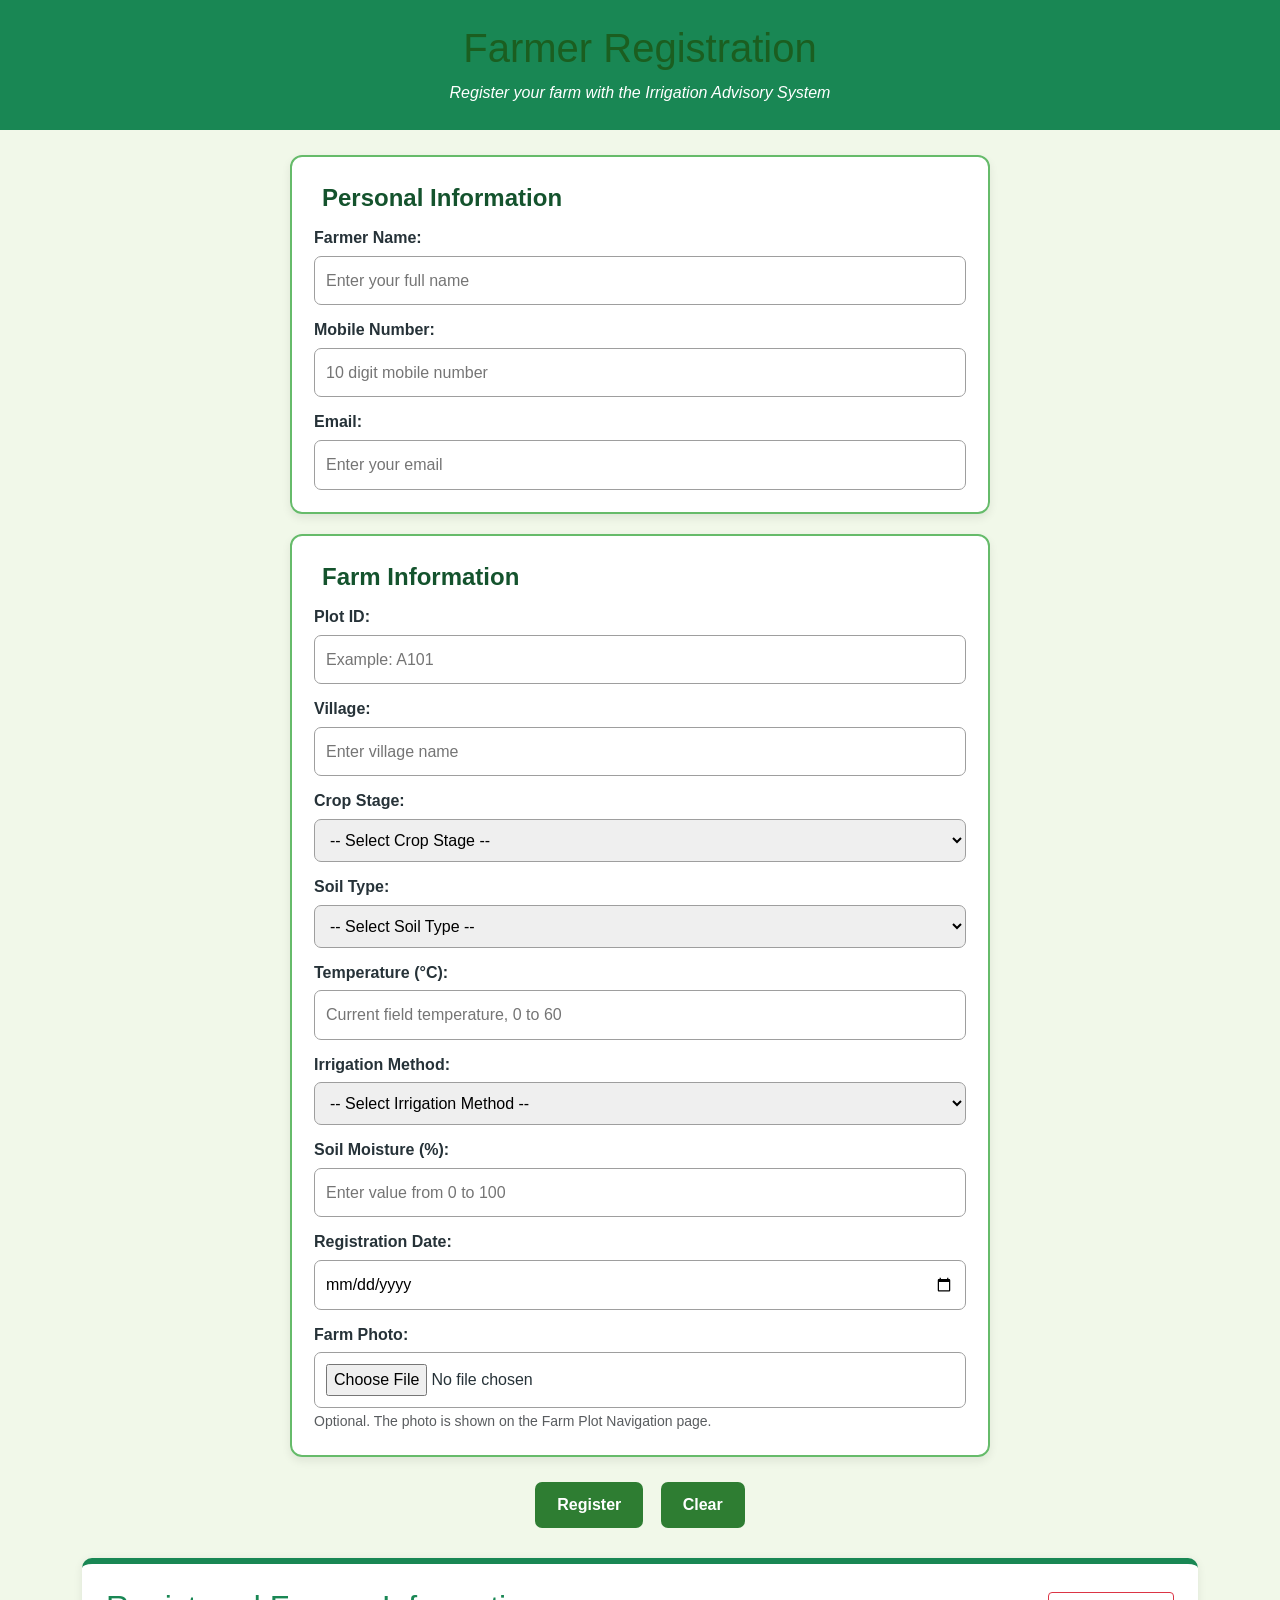
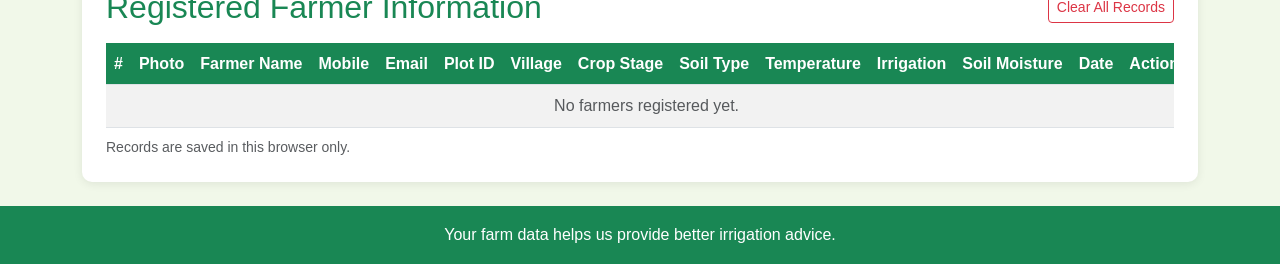
<file: registration.html>
<!DOCTYPE html>
<html lang="en">
<head>
    <meta charset="UTF-8">
    <meta name="viewport" content="width=device-width, initial-scale=1.0">
    <title>Farmer Registration - Smart Irrigation</title>

    <!-- Bootstrap CSS -->
    <link href="https://cdn.jsdelivr.net/npm/bootstrap@5.3.3/dist/css/bootstrap.min.css" rel="stylesheet">

    <link rel="stylesheet" href="style.css">
    <link rel="stylesheet" href="form.css">

    <style>
        .error-message {
            display: none;
            color: #dc3545;
            font-size: 0.875rem;
            margin-top: 4px;
        }
        .farmer-table-card {
            background: #fff;
            border-radius: 10px;
            box-shadow: 0 2px 10px rgba(0, 0, 0, 0.08);
            border-top: 6px solid #198754;
        }
        .farmer-table th {
            background: #198754;
            color: #fff;
            white-space: nowrap;
        }
        .farmer-table td {
            vertical-align: middle;
        }
        .farmer-thumb {
            width: 56px;
            height: 42px;
            object-fit: cover;
            border-radius: 6px;
            border: 1px solid #a5d6a7;
        }
    </style>
</head>

<body>
    <header class="bg-success text-white text-center p-4">
        <h1>Farmer Registration</h1>
        <p class="mb-0"><i>Register your farm with the Irrigation Advisory System</i></p>
    </header>

    <main class="container my-4">
        <!-- Task 1: Farmer Registration Form -->
        <form id="farmerForm" class="registration-form" novalidate>

            <fieldset>
                <legend>Personal Information</legend>

                <label for="name">Farmer Name:</label>
                <input type="text" id="name" name="name" placeholder="Enter your full name">
                <div id="nameError" class="error-message"></div>

                <label for="mobile">Mobile Number:</label>
                <input type="tel" id="mobile" name="mobile" placeholder="10 digit mobile number">
                <div id="mobileError" class="error-message"></div>

                <label for="email">Email:</label>
                <input type="email" id="email" name="email" placeholder="Enter your email">
                <div id="emailError" class="error-message"></div>
            </fieldset>

            <fieldset>
                <legend>Farm Information</legend>

                <label for="plot">Plot ID:</label>
                <input type="text" id="plot" name="plot" placeholder="Example: A101">
                <div id="plotError" class="error-message"></div>

                <label for="village">Village:</label>
                <input type="text" id="village" name="village" placeholder="Enter village name">
                <div id="villageError" class="error-message"></div>

                <label for="stage">Crop Stage:</label>
                <select id="stage" name="stage">
                    <option value="">-- Select Crop Stage --</option>
                    <option value="Germination">Germination</option>
                    <option value="Tillering">Tillering</option>
                    <option value="Grand Growth">Grand Growth</option>
                    <option value="Maturity">Maturity</option>
                </select>
                <div id="stageError" class="error-message"></div>

                <label for="soil">Soil Type:</label>
                <select id="soil" name="soil">
                    <option value="">-- Select Soil Type --</option>
                    <option value="Black Soil">Black Soil</option>
                    <option value="Red Soil">Red Soil</option>
                    <option value="Alluvial Soil">Alluvial Soil</option>
                    <option value="Clay Soil">Clay Soil</option>
                </select>
                <div id="soilError" class="error-message"></div>

                <label for="temperature">Temperature (&deg;C):</label>
                <input type="number" id="temperature" name="temperature"
                       min="0" max="60" step="0.1"
                       placeholder="Current field temperature, 0 to 60">
                <div id="temperatureError" class="error-message"></div>

                <label for="irrigation">Irrigation Method:</label>
                <select id="irrigation" name="irrigation">
                    <option value="">-- Select Irrigation Method --</option>
                    <option value="Drip Irrigation">Drip Irrigation</option>
                    <option value="Sprinkler Irrigation">Sprinkler Irrigation</option>
                    <option value="Flood Irrigation">Flood Irrigation</option>
                </select>
                <div id="irrigationError" class="error-message"></div>

                <label for="soilMoisture">Soil Moisture (%):</label>
                <input type="number" id="soilMoisture" name="soilMoisture"
                       min="0" max="100" step="0.1"
                       placeholder="Enter value from 0 to 100">
                <div id="soilMoistureError" class="error-message"></div>

                <label for="date">Registration Date:</label>
                <input type="date" id="date" name="date">
                <div id="dateError" class="error-message"></div>

                <label for="photo">Farm Photo:</label>
                <input type="file" id="photo" name="photo" accept="image/*">
                <small class="text-muted">Optional. The photo is shown on the Farm Plot Navigation page.</small>
                <div id="photoError" class="error-message"></div>
            </fieldset>

            <div class="text-center mt-3">
                <input type="submit" value="Register" class="btn btn-success me-2">
                <input type="reset" value="Clear" class="btn btn-secondary">
            </div>
        </form>

        <!-- Link to the advisory page that uses this data -->
        <div id="advisoryLinkBox" class="alert alert-success mt-4 text-center" style="display:none;">
            Registration saved. <a href="plot-map.html" class="alert-link">View your plot →</a> &nbsp;|&nbsp;
            <a href="exp8/index.html#/fields" class="alert-link">View irrigation advisory →</a>
        </div>

        <!-- Registered Farmer Information table -->
        <section class="farmer-table-card p-4 mt-4">
            <div class="d-flex justify-content-between align-items-center flex-wrap gap-2 mb-3">
                <h2 class="text-success mb-0">Registered Farmer Information</h2>
                <button type="button" id="clearAllBtn" class="btn btn-outline-danger btn-sm">Clear All Records</button>
            </div>

            <div class="table-responsive">
                <table class="table table-striped table-hover farmer-table mb-0">
                    <thead>
                        <tr>
                            <th>#</th>
                            <th>Photo</th>
                            <th>Farmer Name</th>
                            <th>Mobile</th>
                            <th>Email</th>
                            <th>Plot ID</th>
                            <th>Village</th>
                            <th>Crop Stage</th>
                            <th>Soil Type</th>
                            <th>Temperature</th>
                            <th>Irrigation</th>
                            <th>Soil Moisture</th>
                            <th>Date</th>
                            <th>Action</th>
                        </tr>
                    </thead>
                    <tbody id="farmerTableBody">
                        <!-- rows are added by validation.js -->
                    </tbody>
                </table>
            </div>
            <small class="text-muted d-block mt-2">Records are saved in this browser only.</small>
        </section>
    </main>

    <footer class="bg-success text-white text-center p-3 mt-4">
        <p class="mb-0">Your farm data helps us provide better irrigation advice.</p>
    </footer>

    <!-- JavaScript validation -->
    <script src="validation.js"></script>
</body>
</html>
</file>
<file: style.css>
/* Task 3 - External CSS for the whole website theme */
* {
    box-sizing: border-box;
}

body {
    margin: 0;
    font-family: Arial, Helvetica, sans-serif;
    background-color: #f1f8e9;
    color: #263238;
    line-height: 1.6;
}

h1, h2, h3 {
    color: #1b5e20;
}

a {
    color: #1565c0;
}

footer {
    margin-top: 30px;
    padding: 18px;
    text-align: center;
    background-color: #1b5e20;
    color: white;
}

img {
    max-width: 100%;
}

section {
    margin: 20px auto;
    max-width: 1200px;
}

button, input[type="submit"], input[type="reset"] {
    cursor: pointer;
}
</file>
<file: effects.css>
/* Task 10 - CSS Effects & Highlighting */
.offer-box {
    width: min(850px, 90%);
    margin: 25px auto;
    padding: 20px;
    text-align: center;
    background-color: #fff3cd;
    border: 3px solid #ffb300;
    border-radius: 12px;
    box-shadow: 0 0 18px rgba(255, 179, 0, 0.45);
    font-size: 1.35rem;
    font-weight: bold;
    color: #7a4d00;
    text-shadow: 1px 1px 2px rgba(0,0,0,0.15);
    animation: glowOffer 1.5s infinite alternate;
}

@keyframes glowOffer {
    from {
        box-shadow: 0 0 8px rgba(255, 179, 0, 0.35);
    }
    to {
        box-shadow: 0 0 24px rgba(255, 179, 0, 0.8);
    }
}
</file>
<file: sidebar.css>
/* Task 4 - Categories/Resources Sidebar */
.sidebar-card {
    border: 2px solid #66bb6a;
    box-shadow: 0 4px 12px rgba(0, 0, 0, 0.15);
    padding: 20px;
    border-radius: 12px;
    background-color: white;
}

.sidebar-card ul {
    padding-left: 20px;
    margin: 0;
}

.sidebar-card li {
    padding: 8px 6px;
    margin: 4px 0;
    border-radius: 6px;
}

.sidebar-card li:hover {
    background-color: #e8f5e9;
    color: #1b5e20;
}
</file>
<file: cards.css>
/* Task 5 - Card Layout using CSS Box Model */
.info-card {
    width: 260px;
    margin: 12px;
    padding: 18px;
    border: 2px solid #81c784;
    display: inline-block;
    vertical-align: top;
    text-align: center;
    background-color: white;
    border-radius: 12px;
    box-shadow: 0 4px 10px rgba(0, 0, 0, 0.12);
}

.info-card:hover {
    transform: translateY(-4px);
    transition: 0.2s ease;
}
</file>
<file: layout.css>
/* Task 9 - Page Layout */
.page-layout {
    display: flex;
    gap: 25px;
    width: min(1200px, 94%);
    margin: 25px auto;
    align-items: flex-start;
}

.page-sidebar {
    width: 28%;
    flex-shrink: 0;
}

.page-content {
    width: 72%;
    background-color: white;
    padding: 25px;
    border-radius: 12px;
    box-shadow: 0 4px 12px rgba(0,0,0,0.10);
}

@media (max-width: 768px) {
    .page-layout {
        flex-direction: column;
    }

    .page-sidebar,
    .page-content {
        width: 100%;
    }
}
</file>
<file: table.css>
/* Task 7 - Table Styling */
.irrigation-table {
    width: 95%;
    margin: 25px auto;
    border-collapse: collapse;
    text-align: center;
    background-color: white;
}

.irrigation-table caption {
    padding: 12px;
    font-size: 1.25rem;
    font-weight: bold;
    color: #134e4a;
}

.irrigation-table th,
.irrigation-table td {
    border: 1px solid #80cbc4;
    padding: 12px;
}

.irrigation-table th {
    background-color: #0f766e;
    color: white;
}

.irrigation-table tbody tr:nth-child(even) {
    background-color: #e0f2f1;
}

.irrigation-table tbody tr:hover {
    background-color: #b2dfdb;
}
</file>
<file: form.css>
/* Task 8 - Registration Form */
.registration-form {
    width: min(700px, 92%);
    margin: 25px auto;
}

.registration-form fieldset {
    margin-bottom: 20px;
    padding: 22px;
    border: 2px solid #66bb6a;
    border-radius: 12px;
    background-color: white;
    box-shadow: 0 4px 10px rgba(0,0,0,0.08);
}

.registration-form legend {
    padding: 0 8px;
    font-weight: bold;
    color: #14532d;
}

.registration-form label {
    display: block;
    margin-top: 12px;
    font-weight: bold;
}

.registration-form input,
.registration-form select {
    width: 100%;
    padding: 11px;
    margin-top: 5px;
    border: 1px solid #9e9e9e;
    border-radius: 7px;
    font-size: 1rem;
}

.registration-form input:focus,
.registration-form select:focus {
    outline: none;
    border-color: #2e7d32;
    box-shadow: 0 0 0 3px rgba(76, 175, 80, 0.2);
}

.registration-form input[type="submit"],
.registration-form input[type="reset"] {
    width: auto;
    padding: 11px 22px;
    margin: 5px;
    border: none;
    border-radius: 7px;
    background-color: #2e7d32;
    color: white;
    font-weight: bold;
}

.registration-form input[type="submit"]:hover,
.registration-form input[type="reset"]:hover {
    background-color: #1b5e20;
}
</file>
